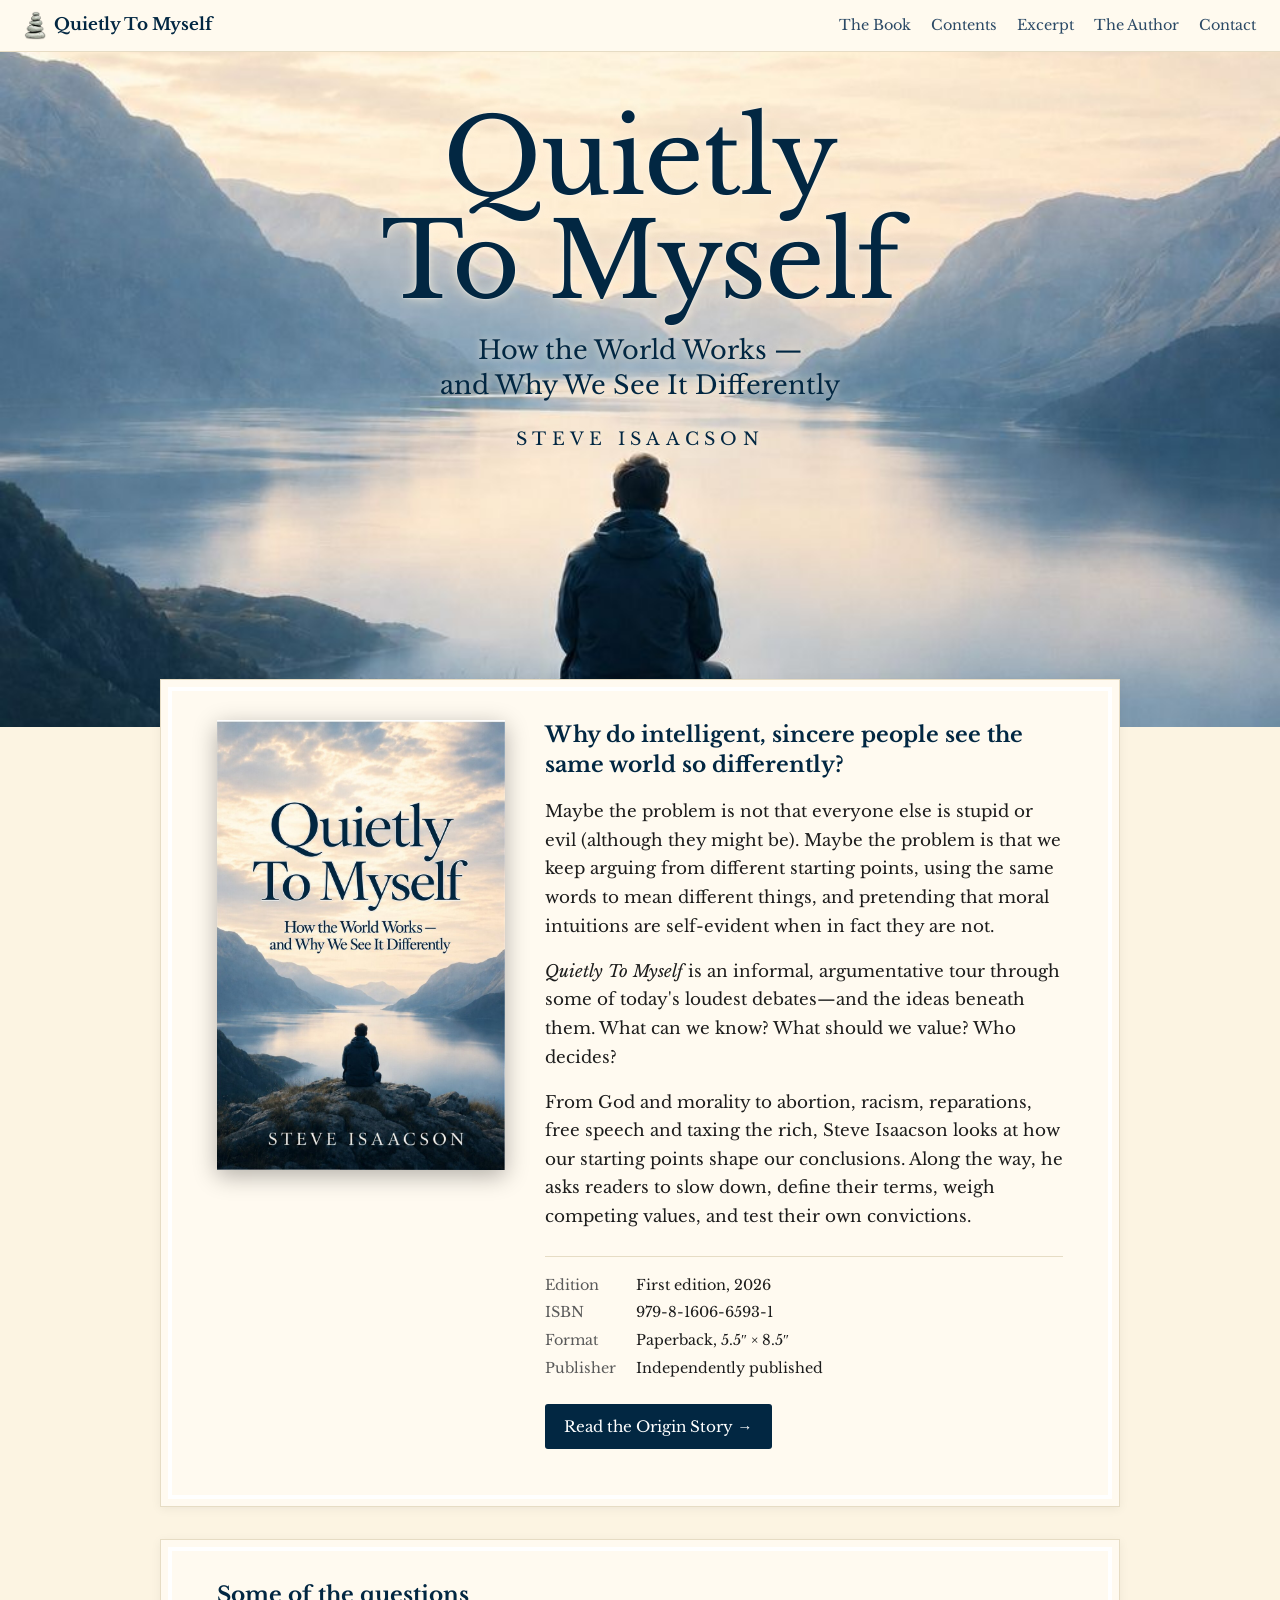
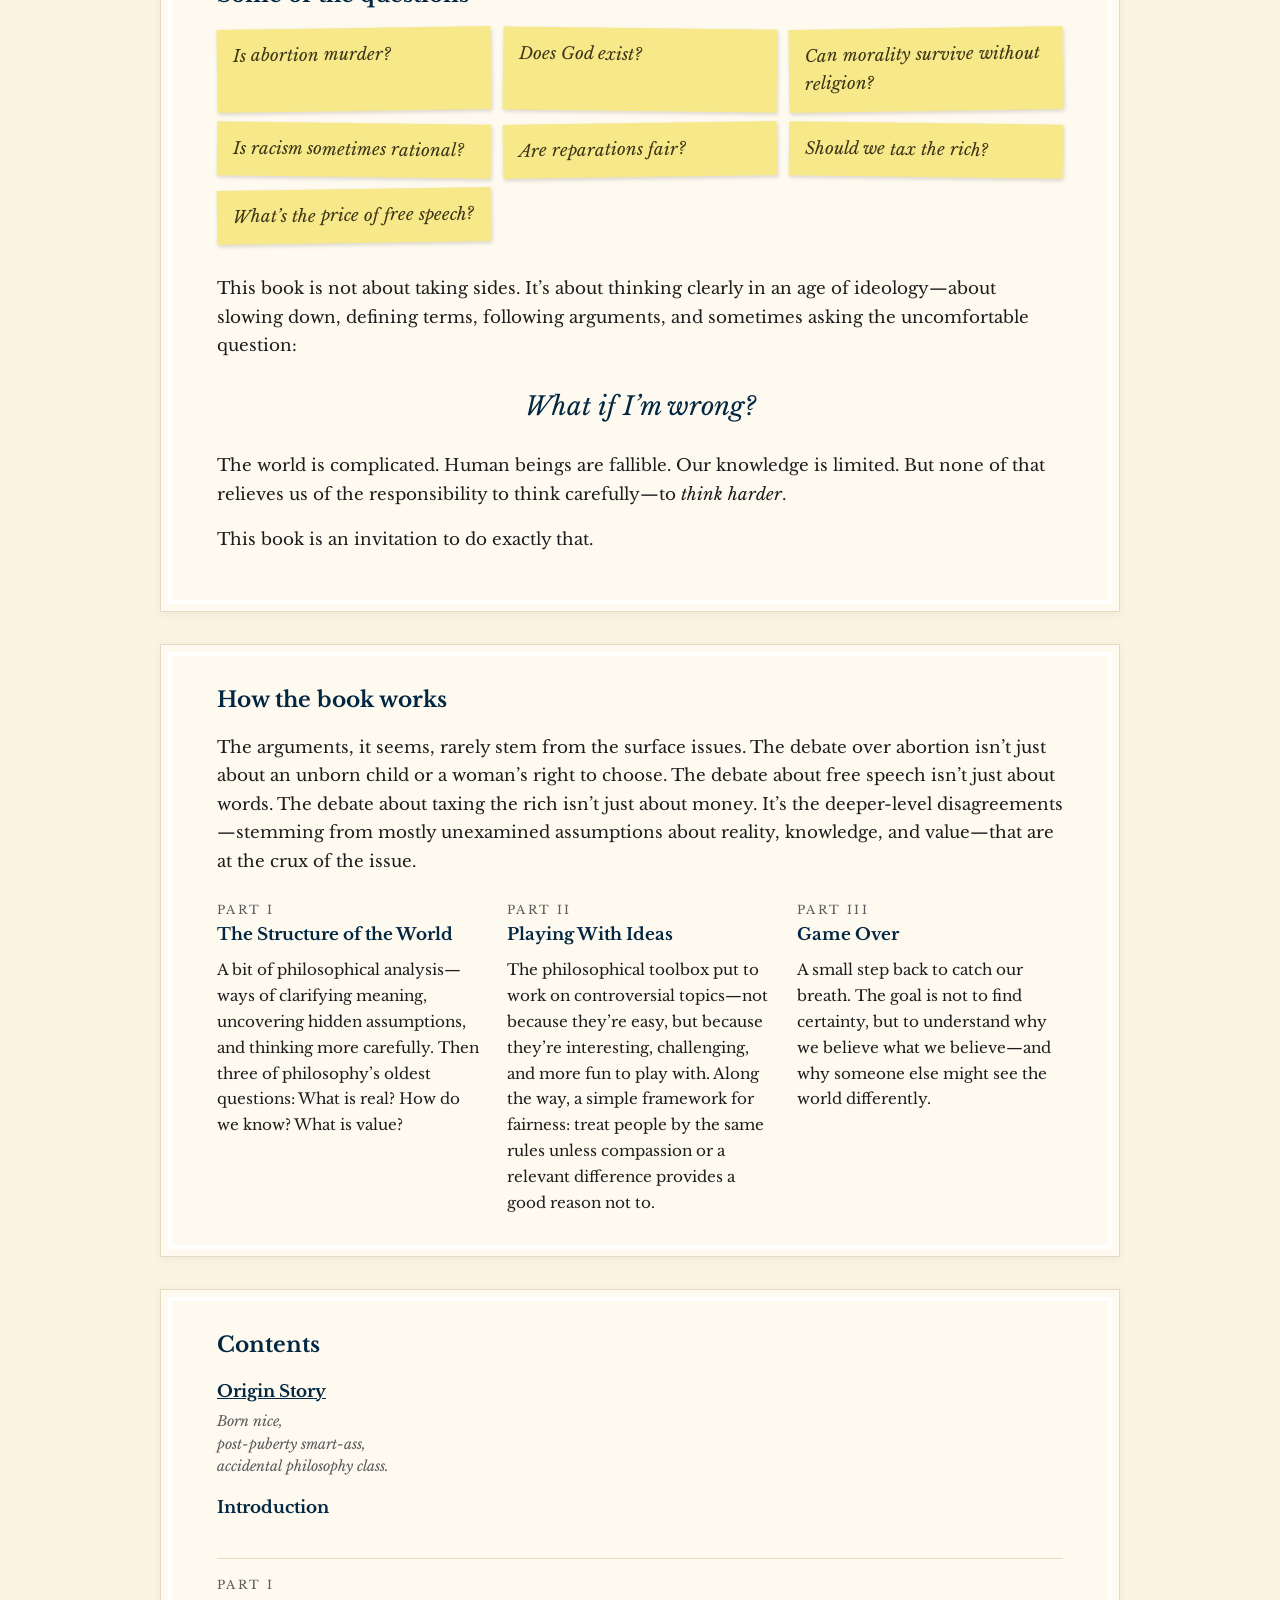
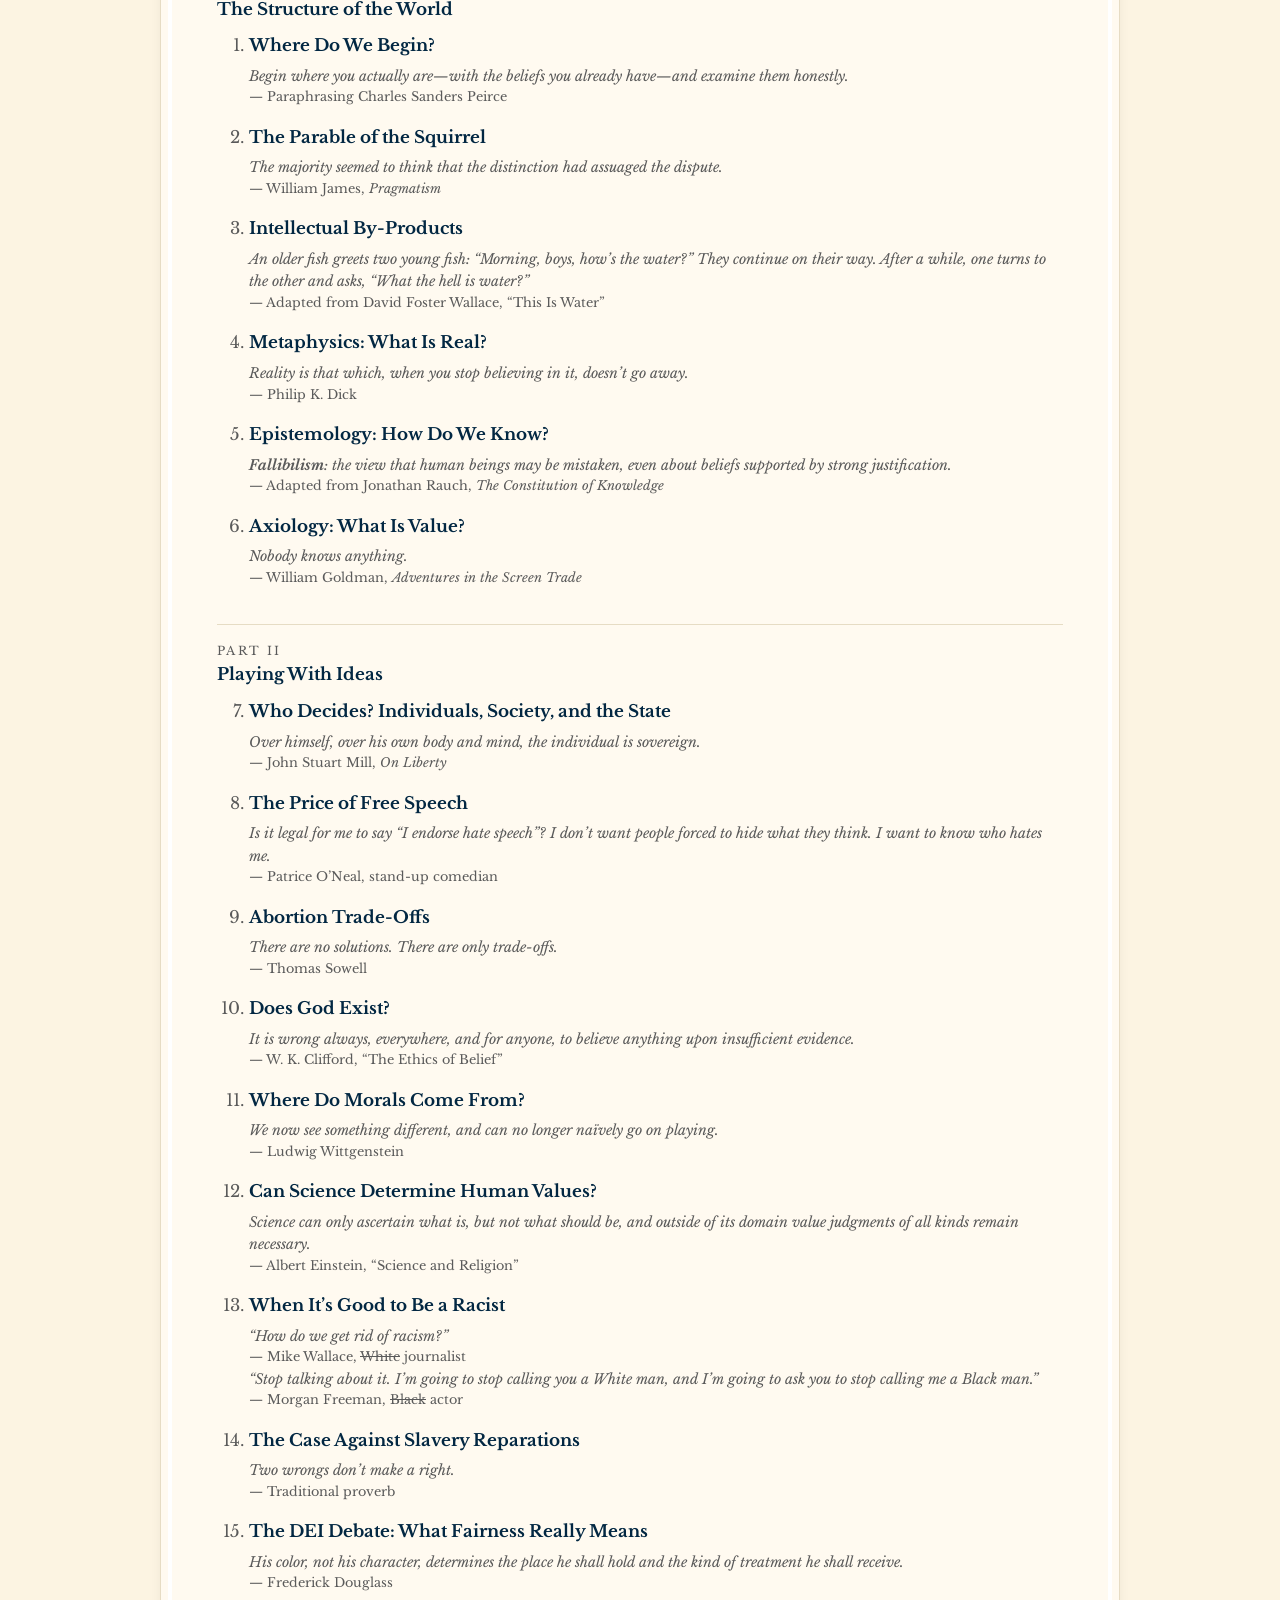
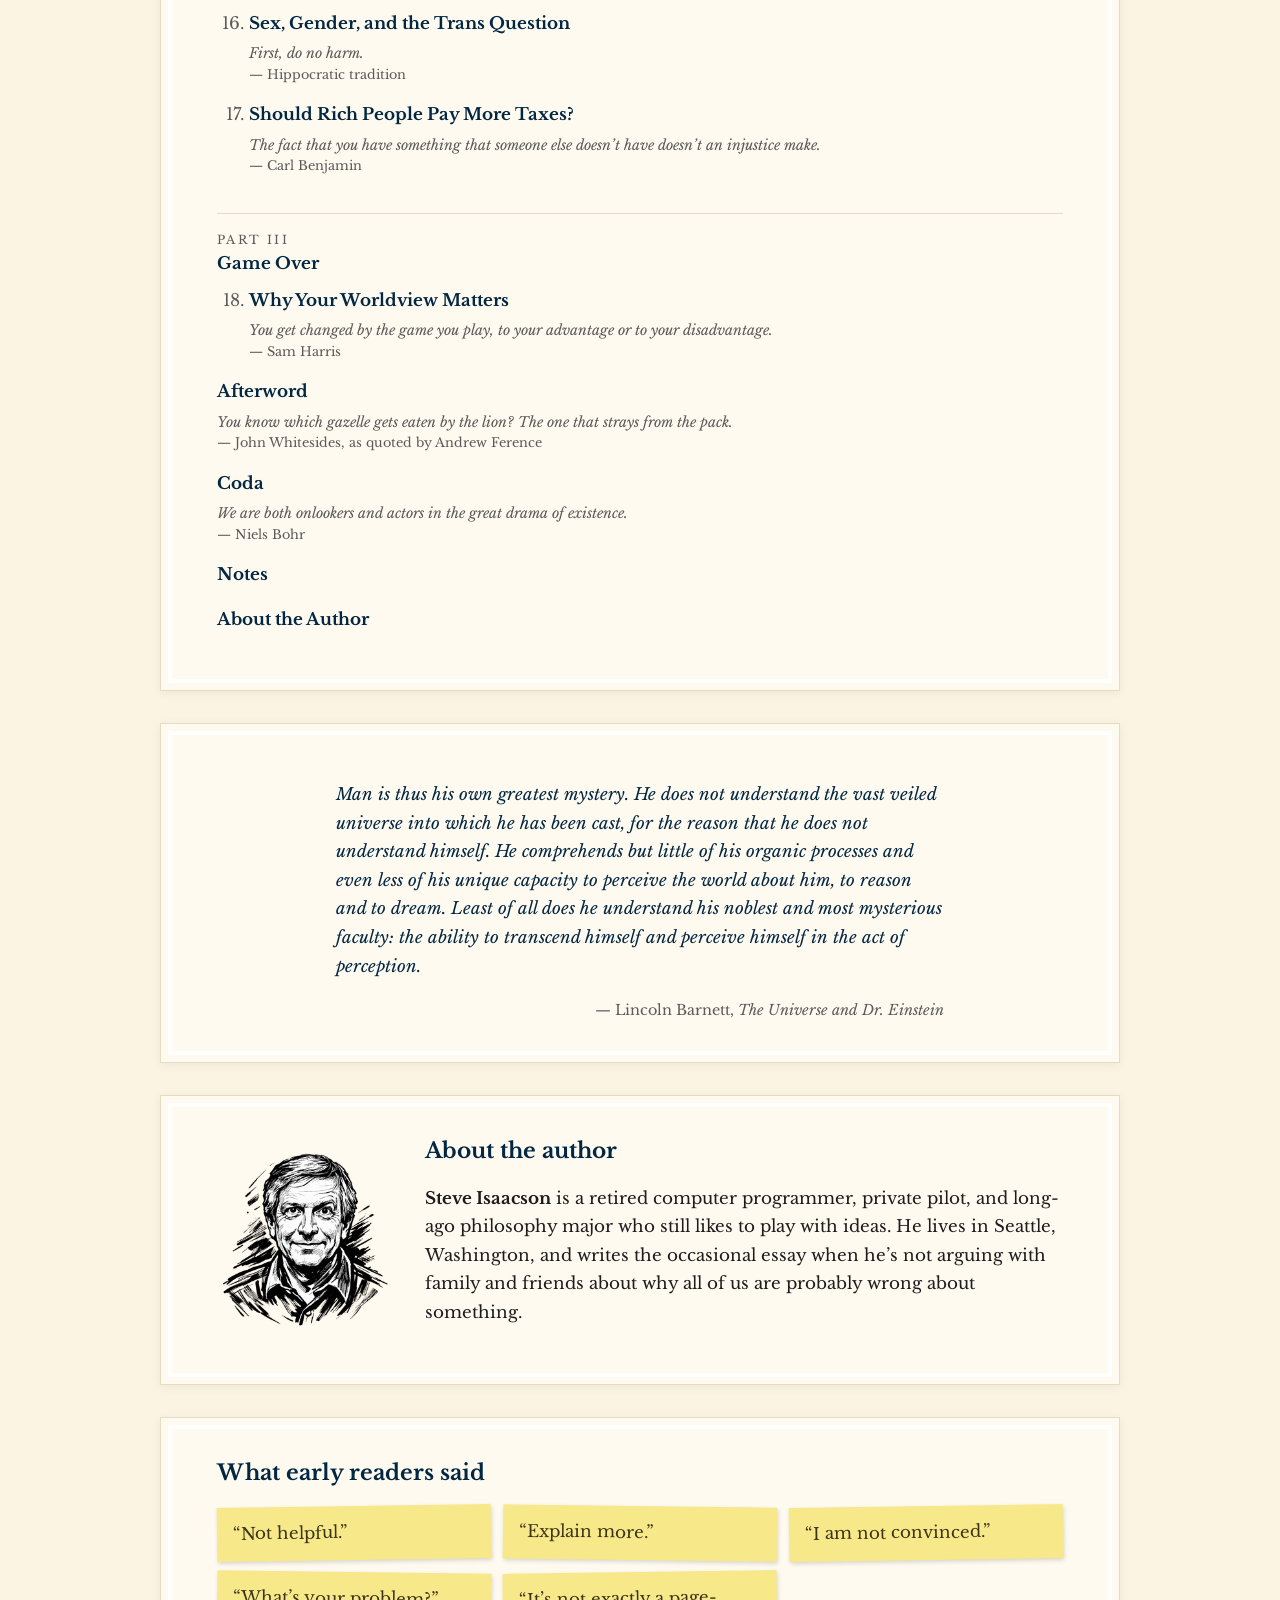
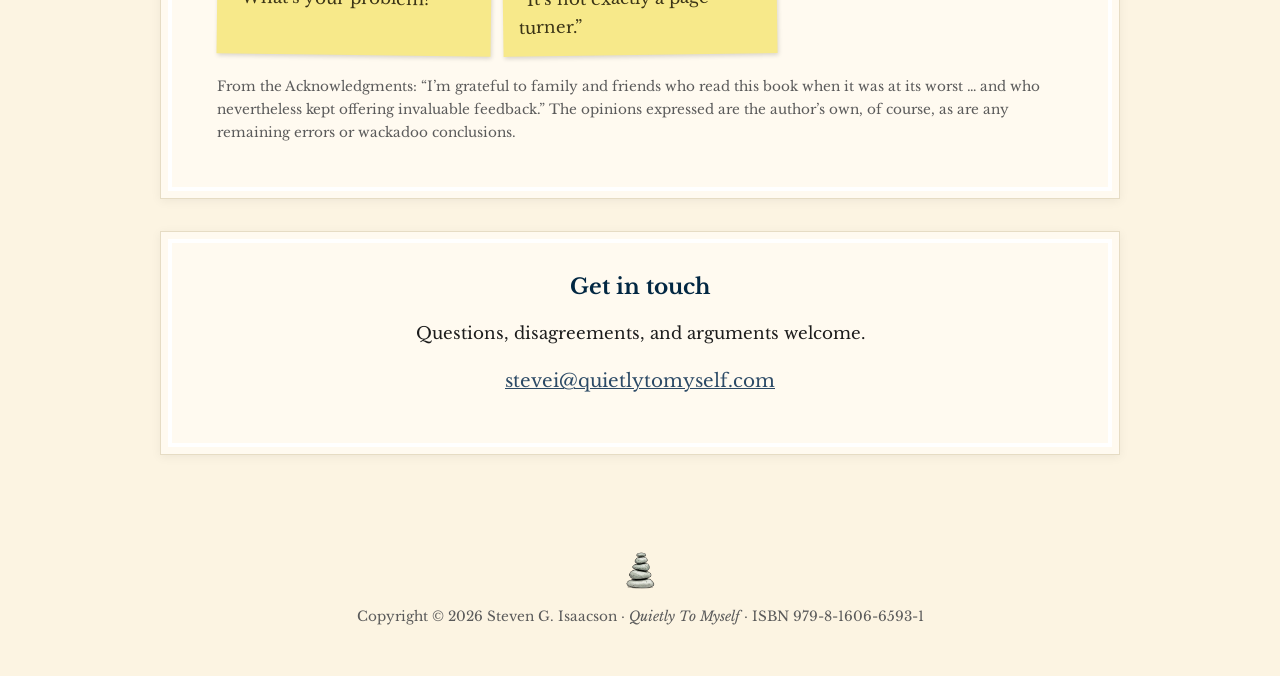
<file: index.html>
<!DOCTYPE html>
<html lang="en">
<head>
  <meta charset="utf-8">
  <meta name="viewport" content="width=device-width, initial-scale=1">
  <title>Quietly To Myself — Steve Isaacson</title>
  <meta name="description" content="Quietly To Myself: How the World Works — and Why We See It Differently. An informal, argumentative tour through some of today's loudest debates, by Steve Isaacson.">
  <meta property="og:title" content="Quietly To Myself">
  <meta property="og:description" content="How the World Works — and Why We See It Differently. A book by Steve Isaacson.">
  <meta property="og:image" content="https://quietlytomyself.com/images/cover-front.jpg">
  <meta property="og:url" content="https://quietlytomyself.com/">
  <link rel="icon" type="image/png" href="images/favicon.png">
  <link rel="preconnect" href="https://fonts.googleapis.com">
  <link rel="preconnect" href="https://fonts.gstatic.com" crossorigin>
  <link href="https://fonts.googleapis.com/css2?family=Libre+Baskerville:ital,wght@0,400;0,700;1,400&display=swap" rel="stylesheet">
  <link rel="stylesheet" href="style.css">
</head>
<body>

  <header class="site-header">
    <a class="brand" href="index.html#top"><img src="images/stones.png" alt="" width="22" height="29"> Quietly To Myself</a>
    <nav>
      <a href="#about">The Book</a>
      <a href="#contents">Contents</a>
      <a href="excerpt.html">Excerpt</a>
      <a href="#author">The Author</a>
      <a href="#contact">Contact</a>
    </nav>
  </header>

  <section class="hero" id="top">
    <div class="hero-text">
      <h1>Quietly<br>To Myself</h1>
      <p class="subtitle">How the World Works —<br>and Why We See It Differently</p>
      <p class="byline">Steve Isaacson</p>
    </div>
  </section>

  <main>

    <section class="card intro" id="about">
      <a class="cover" href="images/cover-full.jpg">
        <img src="images/cover-front.jpg" alt="Front cover of Quietly To Myself by Steve Isaacson" width="576" height="900">
      </a>
      <div class="blurb">
        <h2>Why do intelligent, sincere people see the same world so differently?</h2>
        <p>Maybe the problem is not that everyone else is stupid or evil (although they might be). Maybe the problem is that we keep arguing from different starting points, using the same words to mean different things, and pretending that moral intuitions are self-evident when in fact they are not.</p>
        <p><cite>Quietly To Myself</cite> is an informal, argumentative tour through some of today's loudest debates—and the ideas beneath them. What can we know? What should we value? Who decides?</p>
        <p>From God and morality to abortion, racism, reparations, free speech and taxing the rich, Steve Isaacson looks at how our starting points shape our conclusions. Along the way, he asks readers to slow down, define their terms, weigh competing values, and test their own convictions.</p>
        <dl class="details">
          <dt>Edition</dt><dd>First edition, 2026</dd>
          <dt>ISBN</dt><dd>979-8-1606-6593-1</dd>
          <dt>Format</dt><dd>Paperback, 5.5&Prime; &times; 8.5&Prime;</dd>
          <dt>Publisher</dt><dd>Independently published</dd>
        </dl>
        <p><a class="button" href="excerpt.html">Read the Origin Story &rarr;</a></p>
      </div>
    </section>

    <section class="card" id="questions">
      <h2>Some of the questions</h2>
      <ul class="questions">
        <li>Is abortion murder?</li>
        <li>Does God exist?</li>
        <li>Can morality survive without religion?</li>
        <li>Is racism sometimes rational?</li>
        <li>Are reparations fair?</li>
        <li>Should we tax the rich?</li>
        <li>What’s the price of free speech?</li>
      </ul>
      <p>This book is not about taking sides. It’s about thinking clearly in an age of ideology—about slowing down, defining terms, following arguments, and sometimes asking the uncomfortable question:</p>
      <p class="pull">What if I’m wrong?</p>
      <p>The world is complicated. Human beings are fallible. Our knowledge is limited. But none of that relieves us of the responsibility to think carefully—to <em>think harder</em>.</p>
      <p>This book is an invitation to do exactly that.</p>
    </section>

    <section class="card how" id="how">
      <h2>How the book works</h2>
      <p>The arguments, it seems, rarely stem from the surface issues. The debate over abortion isn’t just about an unborn child or a woman’s right to choose. The debate about free speech isn’t just about words. The debate about taxing the rich isn’t just about money. It’s the deeper-level disagreements—stemming from mostly unexamined assumptions about reality, knowledge, and value—that are at the crux of the issue.</p>
      <div class="parts">
        <div>
          <h3><span>Part I</span> The Structure of the World</h3>
          <p>A bit of philosophical analysis—ways of clarifying meaning, uncovering hidden assumptions, and thinking more carefully. Then three of philosophy’s oldest questions: What is real? How do we know? What is value?</p>
        </div>
        <div>
          <h3><span>Part II</span> Playing With Ideas</h3>
          <p>The philosophical toolbox put to work on controversial topics—not because they’re easy, but because they’re interesting, challenging, and more fun to play with. Along the way, a simple framework for fairness: treat people by the same rules unless compassion or a relevant difference provides a good reason not to.</p>
        </div>
        <div>
          <h3><span>Part III</span> Game Over</h3>
          <p>A small step back to catch our breath. The goal is not to find certainty, but to understand why we believe what we believe—and why someone else might see the world differently.</p>
        </div>
      </div>
    </section>

    <section class="card" id="contents">
      <h2>Contents</h2>

      <ol class="toc front">
        <li><a href="excerpt.html">Origin Story</a>
          <blockquote>Born nice,<br>post-puberty smart-ass,<br>accidental philosophy class.</blockquote>
        </li>
        <li>Introduction</li>
      </ol>

      <h3 class="part"><span>Part I</span> The Structure of the World</h3>
      <ol class="toc" start="1">
        <li>Where Do We Begin?
          <blockquote>Begin where you actually are—with the beliefs you already have—and examine them honestly. <cite>Paraphrasing Charles Sanders Peirce</cite></blockquote></li>
        <li>The Parable of the Squirrel
          <blockquote>The majority seemed to think that the distinction had assuaged the dispute. <cite>William James, <i>Pragmatism</i></cite></blockquote></li>
        <li>Intellectual By-Products
          <blockquote>An older fish greets two young fish: “Morning, boys, how’s the water?” They continue on their way. After a while, one turns to the other and asks, “What the hell is water?” <cite>Adapted from David Foster Wallace, “This Is Water”</cite></blockquote></li>
        <li>Metaphysics: What Is Real?
          <blockquote>Reality is that which, when you stop believing in it, doesn’t go away. <cite>Philip K. Dick</cite></blockquote></li>
        <li>Epistemology: How Do We Know?
          <blockquote><b>Fallibilism</b>: the view that human beings may be mistaken, even about beliefs supported by strong justification. <cite>Adapted from Jonathan Rauch, <i>The Constitution of Knowledge</i></cite></blockquote></li>
        <li>Axiology: What Is Value?
          <blockquote>Nobody knows anything. <cite>William Goldman, <i>Adventures in the Screen Trade</i></cite></blockquote></li>
      </ol>

      <h3 class="part"><span>Part II</span> Playing With Ideas</h3>
      <ol class="toc" start="7">
        <li>Who Decides? Individuals, Society, and the State
          <blockquote>Over himself, over his own body and mind, the individual is sovereign. <cite>John Stuart Mill, <i>On Liberty</i></cite></blockquote></li>
        <li>The Price of Free Speech
          <blockquote>Is it legal for me to say “I <i>endorse</i> hate speech”? I don’t want people forced to hide what they think. I want to know who hates me. <cite>Patrice O’Neal, stand-up comedian</cite></blockquote></li>
        <li>Abortion Trade-Offs
          <blockquote>There are no solutions. There are only trade-offs. <cite>Thomas Sowell</cite></blockquote></li>
        <li>Does God Exist?
          <blockquote>It is wrong always, everywhere, and for anyone, to believe anything upon insufficient evidence. <cite>W. K. Clifford, “The Ethics of Belief”</cite></blockquote></li>
        <li>Where Do Morals Come From?
          <blockquote>We now see something different, and can no longer naïvely go on playing. <cite>Ludwig Wittgenstein</cite></blockquote></li>
        <li>Can Science Determine Human Values?
          <blockquote>Science can only ascertain what is, but not what should be, and outside of its domain value judgments of all kinds remain necessary. <cite>Albert Einstein, “Science and Religion”</cite></blockquote></li>
        <li>When It’s Good to Be a Racist
          <blockquote>“How do we get rid of racism?” <cite>Mike Wallace, <s>White</s> journalist</cite> “Stop talking about it. I’m going to stop calling you a White man, and I’m going to ask you to stop calling me a Black man.” <cite>Morgan Freeman, <s>Black</s> actor</cite></blockquote></li>
        <li>The Case Against Slavery Reparations
          <blockquote>Two wrongs don’t make a right. <cite>Traditional proverb</cite></blockquote></li>
        <li>The DEI Debate: What Fairness Really Means
          <blockquote>His color, not his character, determines the place he shall hold and the kind of treatment he shall receive. <cite>Frederick Douglass</cite></blockquote></li>
        <li>Sex, Gender, and the Trans Question
          <blockquote>First, do no harm. <cite>Hippocratic tradition</cite></blockquote></li>
        <li>Should Rich People Pay More Taxes?
          <blockquote>The fact that you have something that someone else doesn’t have doesn’t an injustice make. <cite>Carl Benjamin</cite></blockquote></li>
      </ol>

      <h3 class="part"><span>Part III</span> Game Over</h3>
      <ol class="toc" start="18">
        <li>Why Your Worldview Matters
          <blockquote>You get changed by the game you play, to your advantage or to your disadvantage. <cite>Sam Harris</cite></blockquote></li>
      </ol>
      <ol class="toc front">
        <li>Afterword
          <blockquote>You know which gazelle gets eaten by the lion? The one that strays from the pack. <cite>John Whitesides, as quoted by Andrew Ference</cite></blockquote></li>
        <li>Coda
          <blockquote>We are both onlookers and actors in the great drama of existence. <cite>Niels Bohr</cite></blockquote></li>
        <li>Notes</li>
        <li>About the Author</li>
      </ol>
    </section>

    <section class="card epigraph">
      <blockquote>
        <p>Man is thus his own greatest mystery. He does not understand the vast veiled universe into which he has been cast, for the reason that he does not understand himself. He comprehends but little of his organic processes and even less of his unique capacity to perceive the world about him, to reason and to dream. Least of all does he understand his noblest and most mysterious faculty: the ability to transcend himself and perceive himself in the act of perception.</p>
        <footer>Lincoln Barnett, <cite>The Universe and Dr. Einstein</cite></footer>
      </blockquote>
    </section>

    <section class="card author" id="author">
      <img src="images/author.png" alt="Sketch of Steve Isaacson" width="200" height="200">
      <div>
        <h2>About the author</h2>
        <p><strong>Steve Isaacson</strong> is a retired computer programmer, private pilot, and long-ago philosophy major who still likes to play with ideas. He lives in Seattle, Washington, and writes the occasional essay when he’s not arguing with family and friends about why all of us are probably wrong about something.</p>
      </div>
    </section>

    <section class="card readers">
      <h2>What early readers said</h2>
      <ul class="questions feedback">
        <li>“Not helpful.”</li>
        <li>“Explain more.”</li>
        <li>“I am not convinced.”</li>
        <li>“What’s your problem?”</li>
        <li>“It’s not exactly a page-turner.”</li>
      </ul>
      <p class="small">From the Acknowledgments: “I’m grateful to family and friends who read this book when it was at its worst … and who nevertheless kept offering invaluable feedback.” The opinions expressed are the author’s own, of course, as are any remaining errors or wackadoo conclusions.</p>
    </section>

    <section class="card contact" id="contact">
      <h2>Get in touch</h2>
      <p>Questions, disagreements, and arguments welcome.</p>
      <p><a class="email" href="mailto:stevei@quietlytomyself.com">stevei@quietlytomyself.com</a></p>
    </section>

  </main>

  <footer class="site-footer">
    <img src="images/stones.png" alt="" width="30" height="39">
    <p>Copyright &copy; 2026 Steven G. Isaacson &middot; <cite>Quietly To Myself</cite> &middot; ISBN 979-8-1606-6593-1</p>
  </footer>

</body>
</html>
</file>
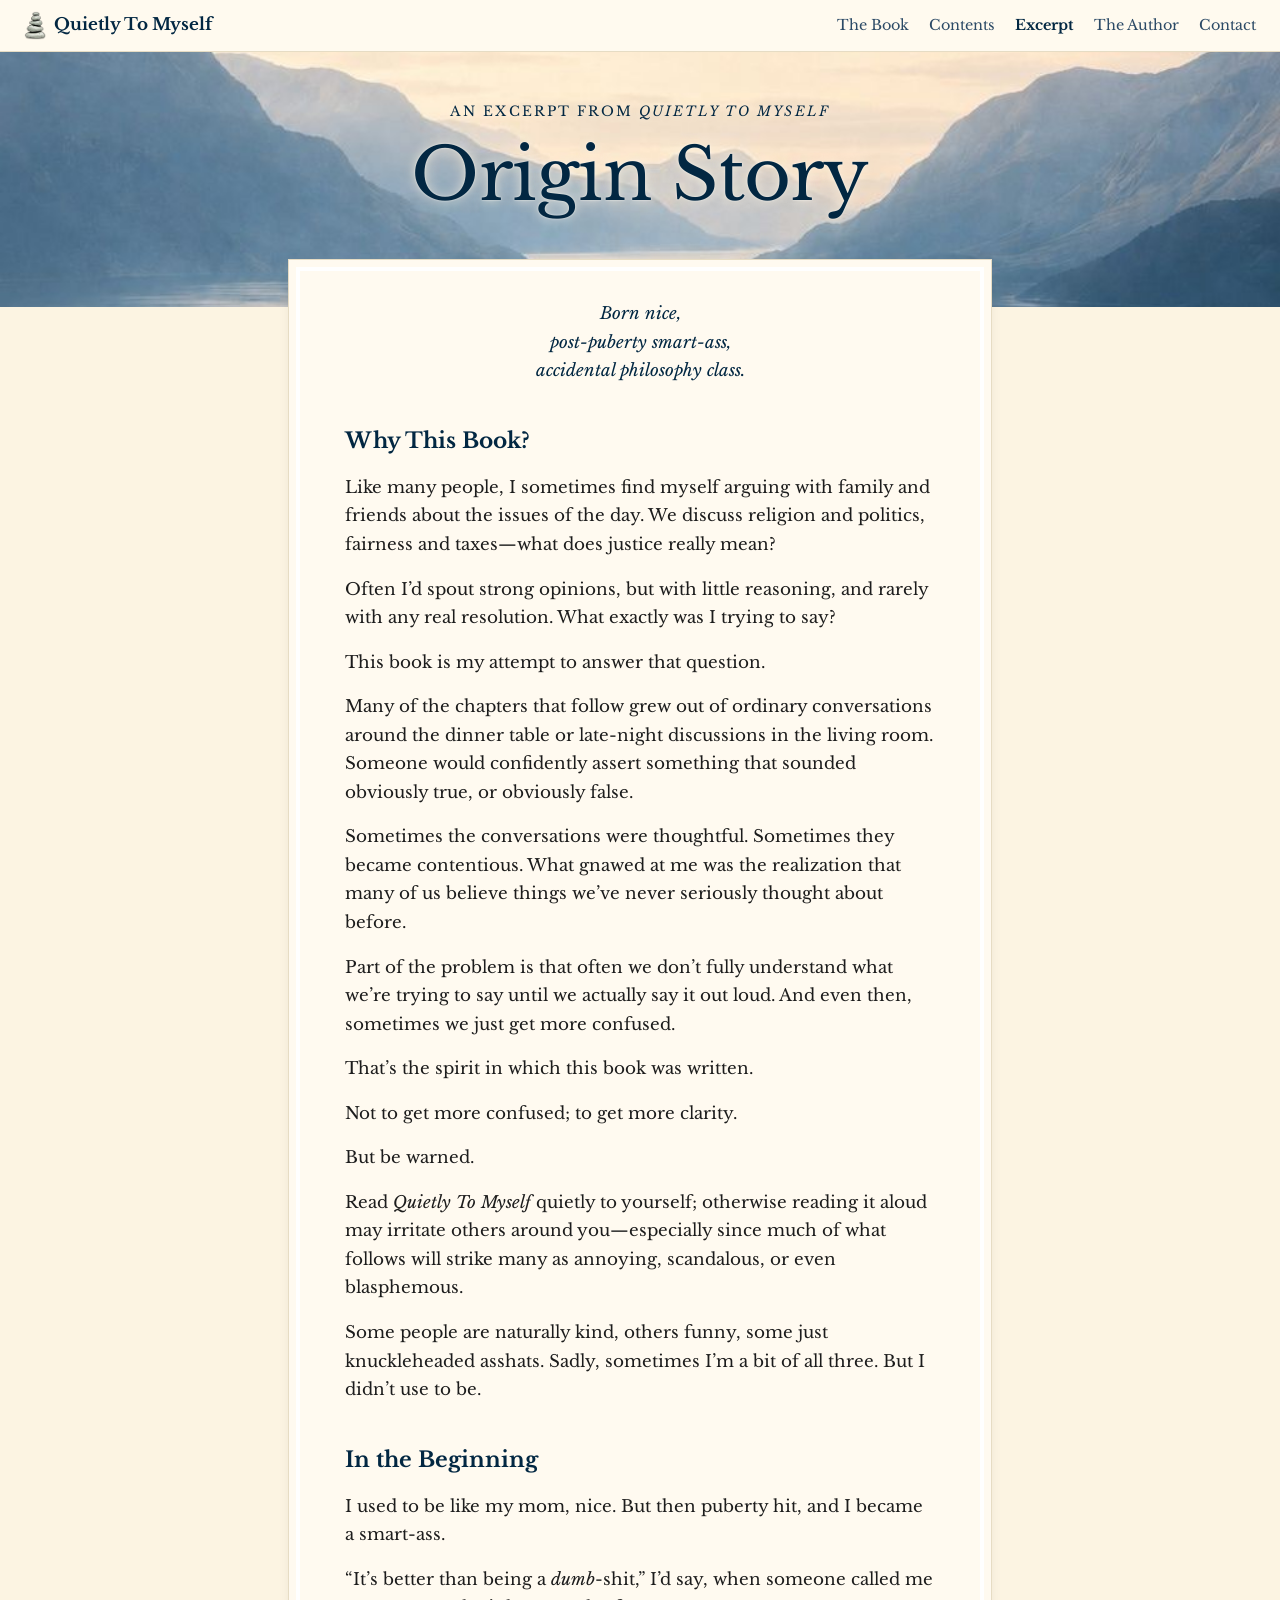
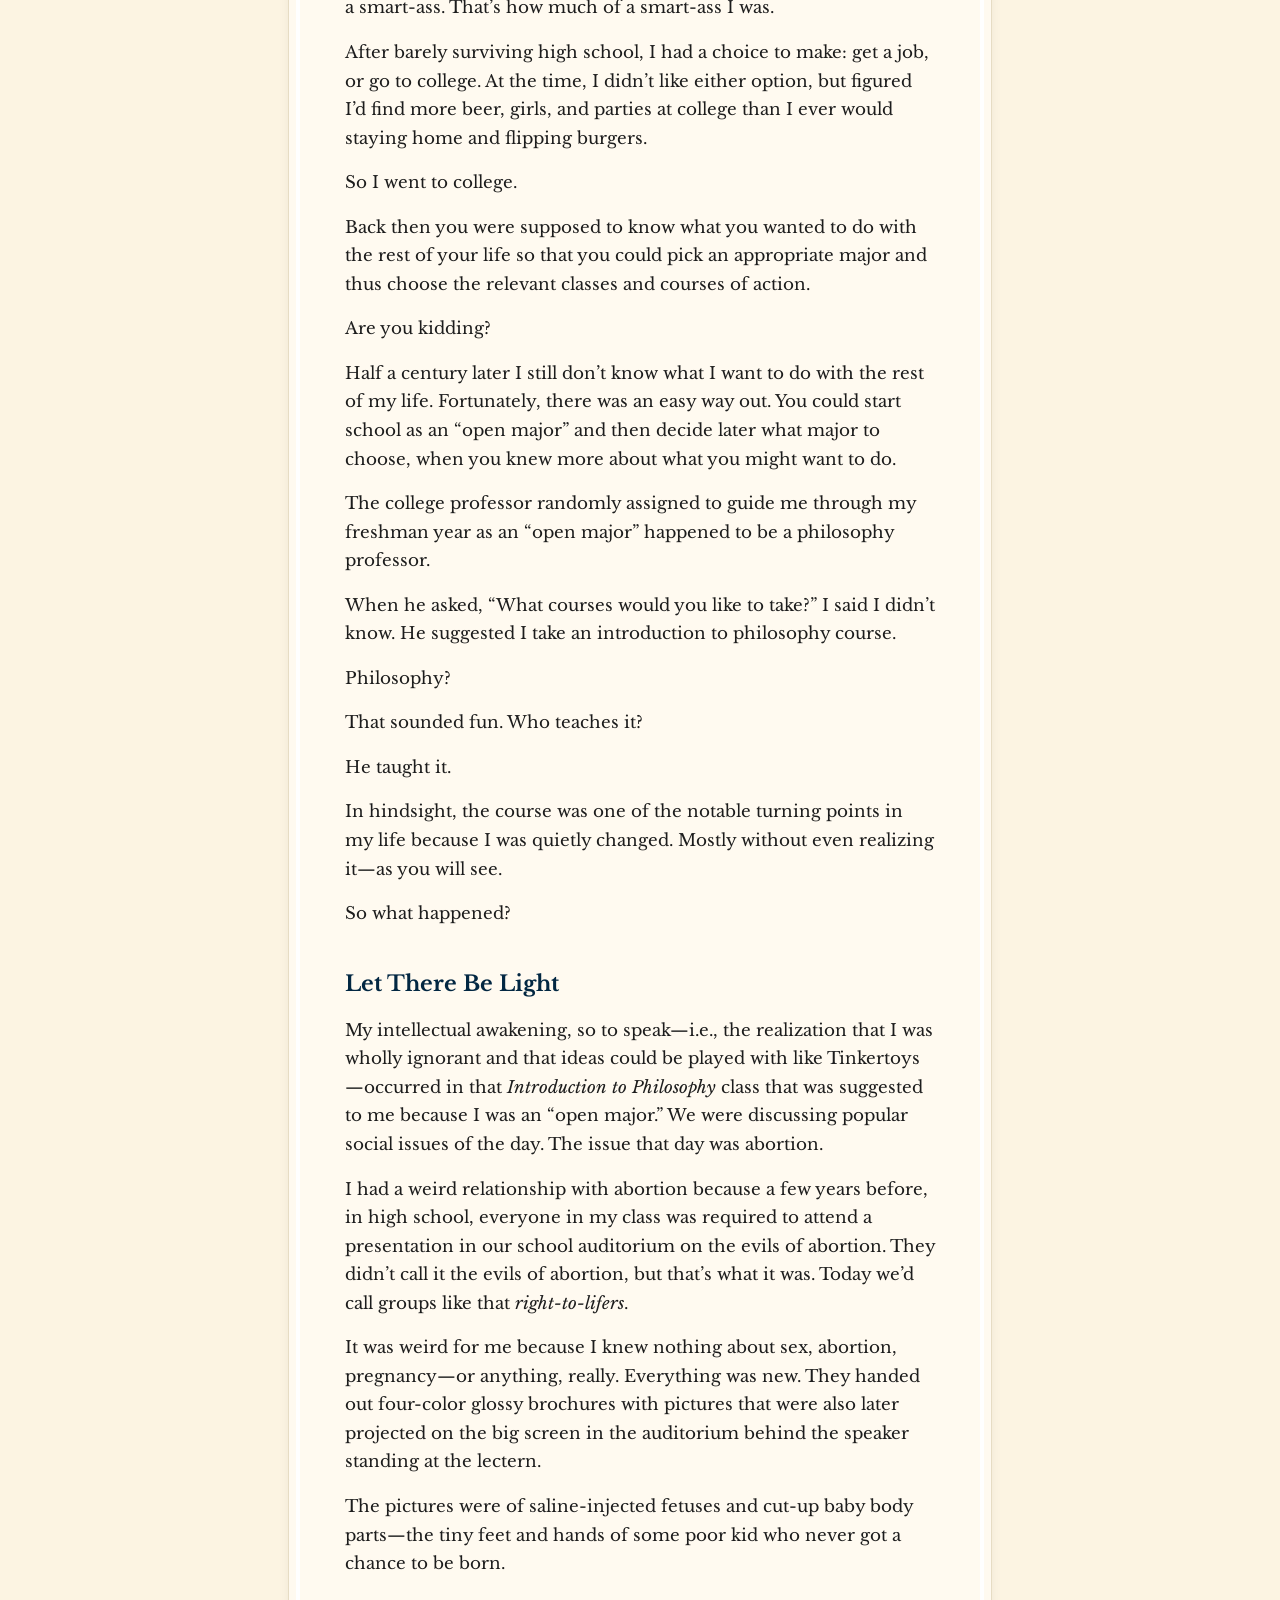
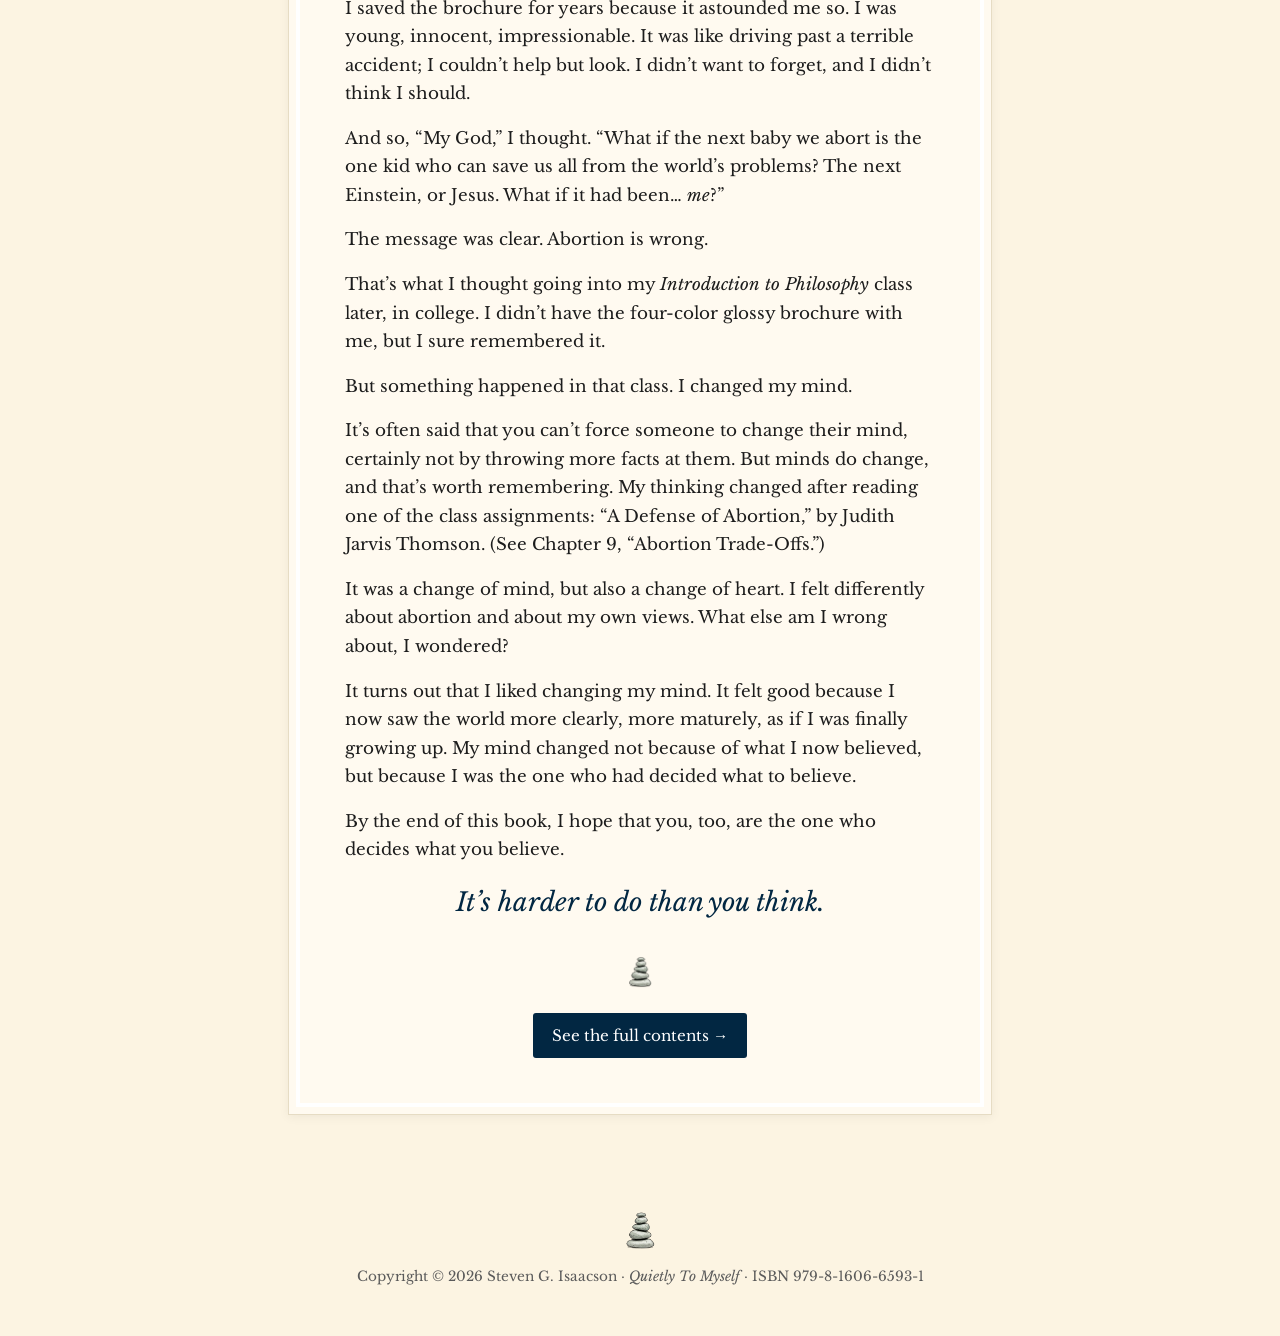
<file: excerpt.html>
<!DOCTYPE html>
<html lang="en">
<head>
  <meta charset="utf-8">
  <meta name="viewport" content="width=device-width, initial-scale=1">
  <title>Origin Story — Quietly To Myself</title>
  <meta name="description" content="Read the Origin Story from Quietly To Myself by Steve Isaacson.">
  <meta property="og:title" content="Origin Story — Quietly To Myself">
  <meta property="og:image" content="https://quietlytomyself.com/images/cover-front.jpg">
  <link rel="icon" type="image/png" href="images/favicon.png">
  <link rel="preconnect" href="https://fonts.googleapis.com">
  <link rel="preconnect" href="https://fonts.gstatic.com" crossorigin>
  <link href="https://fonts.googleapis.com/css2?family=Libre+Baskerville:ital,wght@0,400;0,700;1,400&display=swap" rel="stylesheet">
  <link rel="stylesheet" href="style.css">
</head>
<body>

  <header class="site-header">
    <a class="brand" href="index.html"><img src="images/stones.png" alt="" width="22" height="29"> Quietly To Myself</a>
    <nav>
      <a href="index.html#about">The Book</a>
      <a href="index.html#contents">Contents</a>
      <a href="excerpt.html" aria-current="page">Excerpt</a>
      <a href="index.html#author">The Author</a>
      <a href="index.html#contact">Contact</a>
    </nav>
  </header>

  <section class="hero hero-short">
    <div class="hero-text">
      <p class="byline">An excerpt from <cite>Quietly To Myself</cite></p>
      <h1>Origin Story</h1>
    </div>
  </section>

  <main>
    <article class="card chapter">

      <blockquote class="chapter-epigraph">Born nice,<br>post-puberty smart-ass,<br>accidental philosophy class.</blockquote>

      <h2>Why This Book?</h2>

      <p>Like many people, I sometimes find myself arguing with family and friends about the issues of the day. We discuss religion and politics, fairness and taxes—what does justice really mean?</p>
      <p>Often I’d spout strong opinions, but with little reasoning, and rarely with any real resolution. What exactly was I trying to say?</p>
      <p>This book is my attempt to answer that question.</p>
      <p>Many of the chapters that follow grew out of ordinary conversations around the dinner table or late-night discussions in the living room. Someone would confidently assert something that sounded obviously true, or obviously false.</p>
      <p>Sometimes the conversations were thoughtful. Sometimes they became contentious. What gnawed at me was the realization that many of us believe things we’ve never seriously thought about before.</p>
      <p>Part of the problem is that often we don’t fully understand what we’re trying to say until we actually say it out loud. And even then, sometimes we just get more confused.</p>
      <p>That’s the spirit in which this book was written.</p>
      <p>Not to get more confused; to get more clarity.</p>
      <p>But be warned.</p>
      <p>Read <cite>Quietly To Myself</cite> quietly to yourself; otherwise reading it aloud may irritate others around you—especially since much of what follows will strike many as annoying, scandalous, or even blasphemous.</p>
      <p>Some people are naturally kind, others funny, some just knuckleheaded asshats. Sadly, sometimes I’m a bit of all three. But I didn’t use to be.</p>

      <h2>In the Beginning</h2>

      <p>I used to be like my mom, nice. But then puberty hit, and I became a smart-ass.</p>
      <p>“It’s better than being a <i>dumb</i>-shit,” I’d say, when someone called me a smart-ass. That’s how much of a smart-ass I was.</p>
      <p>After barely surviving high school, I had a choice to make: get a job, or go to college. At the time, I didn’t like either option, but figured I’d find more beer, girls, and parties at college than I ever would staying home and flipping burgers.</p>
      <p>So I went to college.</p>
      <p>Back then you were supposed to know what you wanted to do with the rest of your life so that you could pick an appropriate major and thus choose the relevant classes and courses of action.</p>
      <p>Are you kidding?</p>
      <p>Half a century later I still don’t know what I want to do with the rest of my life. Fortunately, there was an easy way out. You could start school as an “open major” and then decide later what major to choose, when you knew more about what you might want to do.</p>
      <p>The college professor randomly assigned to guide me through my freshman year as an “open major” happened to be a philosophy professor.</p>
      <p>When he asked, “What courses would you like to take?” I said I didn’t know. He suggested I take an introduction to philosophy course.</p>
      <p>Philosophy?</p>
      <p>That sounded fun. Who teaches it?</p>
      <p>He taught it.</p>
      <p>In hindsight, the course was one of the notable turning points in my life because I was quietly changed. Mostly without even realizing it—as you will see.</p>
      <p>So what happened?</p>

      <h2>Let There Be Light</h2>

      <p>My intellectual awakening, so to speak—i.e., the realization that I was wholly ignorant and that ideas could be played with like Tinkertoys—occurred in that <i>Introduction to Philosophy</i> class that was suggested to me because I was an “open major.” We were discussing popular social issues of the day. The issue that day was abortion.</p>
      <p>I had a weird relationship with abortion because a few years before, in high school, everyone in my class was required to attend a presentation in our school auditorium on the evils of abortion. They didn’t call it the evils of abortion, but that’s what it was. Today we’d call groups like that <i>right-to-lifers</i>.</p>
      <p>It was weird for me because I knew nothing about sex, abortion, pregnancy—or anything, really. Everything was new. They handed out four-color glossy brochures with pictures that were also later projected on the big screen in the auditorium behind the speaker standing at the lectern.</p>
      <p>The pictures were of saline-injected fetuses and cut-up baby body parts—the tiny feet and hands of some poor kid who never got a chance to be born.</p>
      <p>I saved the brochure for years because it astounded me so. I was young, innocent, impressionable. It was like driving past a terrible accident; I couldn’t help but look. I didn’t want to forget, and I didn’t think I should.</p>
      <p>And so, “My God,” I thought. “What if the next baby we abort is the one kid who can save us all from the world’s problems? The next Einstein, or Jesus. What if it had been… <i>me</i>?”</p>
      <p>The message was clear. Abortion is wrong.</p>
      <p>That’s what I thought going into my <i>Introduction to Philosophy</i> class later, in college. I didn’t have the four-color glossy brochure with me, but I sure remembered it.</p>
      <p>But something happened in that class. I changed my mind.</p>
      <p>It’s often said that you can’t force someone to change their mind, certainly not by throwing more facts at them. But minds do change, and that’s worth remembering. My thinking changed after reading one of the class assignments: “A Defense of Abortion,” by Judith Jarvis Thomson. (See Chapter 9, “Abortion Trade-Offs.”)</p>
      <p>It was a change of mind, but also a change of heart. I felt differently about abortion and about my own views. What else am I wrong about, I wondered?</p>
      <p>It turns out that I liked changing my mind. It felt good because I now saw the world more clearly, more maturely, as if I was finally growing up. My mind changed not because of what I now believed, but because I was the one who had decided what to believe.</p>
      <p>By the end of this book, I hope that you, too, are the one who decides what you believe.</p>
      <p class="pull">It’s harder to do than you think.</p>

      <p class="chapter-end"><img src="images/stones.png" alt="" width="24" height="31"></p>
      <p class="center"><a class="button" href="index.html#contents">See the full contents &rarr;</a></p>
    </article>
  </main>

  <footer class="site-footer">
    <img src="images/stones.png" alt="" width="30" height="39">
    <p>Copyright &copy; 2026 Steven G. Isaacson &middot; <cite>Quietly To Myself</cite> &middot; ISBN 979-8-1606-6593-1</p>
  </footer>

</body>
</html>
</file>
<file: style.css>
/* Quietly To Myself — colors taken from the book cover */
:root {
  --navy: #022742;
  --navy-soft: #2c4a66;
  --parchment: #fcf4e2;
  --paper: #fffaf0;
  --ink: #1c1c1c;
  --muted: #5a5a5a;
  --sticky: #f7e98a;
  --serif: "Libre Baskerville", Baskerville, Georgia, "Times New Roman", serif;
}

* { box-sizing: border-box; }

html { scroll-behavior: smooth; }

body {
  margin: 0;
  background: var(--parchment);
  color: var(--ink);
  font-family: var(--serif);
  font-size: 1.05rem;
  line-height: 1.7;
}

img { max-width: 100%; height: auto; }

a { color: var(--navy-soft); }
a:hover { color: var(--navy); }

/* ---------- Header ---------- */
.site-header {
  position: sticky;
  top: 0;
  z-index: 10;
  display: flex;
  flex-wrap: wrap;
  align-items: center;
  justify-content: space-between;
  gap: .5rem 1.5rem;
  padding: .7rem 1.5rem;
  background: rgba(255, 250, 240, .95);
  border-bottom: 1px solid #e6dcc4;
}
.brand {
  display: flex;
  align-items: center;
  gap: .5rem;
  color: var(--navy);
  font-weight: 700;
  text-decoration: none;
}
.site-header nav { display: flex; flex-wrap: wrap; gap: .25rem 1.25rem; }
.site-header nav a {
  color: var(--navy-soft);
  text-decoration: none;
  font-size: .9rem;
}
.site-header nav a:hover { text-decoration: underline; }

/* ---------- Hero ---------- */
.hero {
  min-height: clamp(26rem, 75vh, 44rem);
  display: flex;
  align-items: flex-start;
  justify-content: center;
  padding: 6vh 1rem 4rem;
  background: url("images/landscape.jpg") center 10% / cover no-repeat, #c9d3dc;
  text-align: center;
}
.hero h1 {
  margin: 0;
  color: var(--navy);
  font-size: clamp(3rem, 10vw, 6.5rem);
  font-weight: 400;
  line-height: 1;
  letter-spacing: -.01em;
  text-shadow: 0 0 12px rgba(255, 245, 225, .8), 0 0 2px rgba(255, 255, 255, .9);
}
.hero .subtitle {
  margin: 1.2rem 0 0;
  color: var(--navy);
  font-size: clamp(1.1rem, 2.6vw, 1.6rem);
  line-height: 1.35;
  text-shadow: 0 0 8px rgba(255, 245, 225, .9);
}
.hero .byline {
  margin: 1.4rem 0 0;
  color: var(--navy);
  font-size: clamp(.9rem, 1.8vw, 1.1rem);
  letter-spacing: .3em;
  text-transform: uppercase;
  text-shadow: 0 0 8px rgba(255, 245, 225, .9);
}

/* ---------- Content cards (like the back cover's white frame) ---------- */
main {
  max-width: 62rem;
  margin: -3rem auto 0;
  padding: 0 1rem 3rem;
  position: relative;
}
.card {
  background: var(--paper);
  border: 1px solid #e6dcc4;
  outline: 4px solid #fff;
  outline-offset: -12px;
  padding: 2.5rem clamp(1.25rem, 5vw, 3.5rem);
  margin-bottom: 2rem;
  box-shadow: 0 2px 10px rgba(0, 0, 0, .06);
}
.card h2 {
  margin-top: 0;
  color: var(--navy);
  font-size: 1.35rem;
  line-height: 1.4;
}

/* Intro: cover + blurb */
.intro {
  display: grid;
  grid-template-columns: minmax(0, 18rem) 1fr;
  gap: 2.5rem;
  align-items: start;
}
.cover { position: relative; display: block; }
.cover img {
  display: block;
  box-shadow: 0 6px 22px rgba(0, 0, 0, .3);
}

/* Questions */
.questions {
  list-style: none;
  padding: 0;
  margin: 0 0 2rem;
  display: grid;
  grid-template-columns: repeat(auto-fill, minmax(15rem, 1fr));
  gap: .75rem;
}
.questions li {
  background: var(--sticky);
  padding: .8rem 1rem;
  font-style: italic;
  color: #3b3416;
  box-shadow: 1px 2px 4px rgba(0, 0, 0, .15);
}
.questions li:nth-child(odd)  { transform: rotate(-.8deg); }
.questions li:nth-child(even) { transform: rotate(.7deg); }
.pull {
  text-align: center;
  color: var(--navy);
  font-size: 1.6rem;
  font-style: italic;
  margin: 1.5rem 0;
}

/* Author */
.author {
  display: grid;
  grid-template-columns: 11rem 1fr;
  gap: 2rem;
  align-items: center;
}

/* Contact */
.contact { text-align: center; }
.email { font-size: 1.15rem; }

/* ---------- Footer ---------- */

.site-footer {
  text-align: center;
  padding: 1rem 1rem 3rem;
  color: var(--muted);
  font-size: .85rem;
}
.site-footer p { margin: .5rem 0 0; }

/* Book details */
.details {
  display: grid;
  grid-template-columns: auto 1fr;
  gap: .2rem 1.25rem;
  margin: 1.5rem 0;
  padding: 1rem 0 0;
  border-top: 1px solid #e6dcc4;
  font-size: .9rem;
}
.details dt { color: var(--muted); }
.details dd { margin: 0; }
.button {
  display: inline-block;
  padding: .6rem 1.2rem;
  background: var(--navy);
  color: #fff;
  text-decoration: none;
  border-radius: 3px;
  font-size: .95rem;
}
.button:hover { background: var(--navy-soft); color: #fff; }
.center { text-align: center; }
.small { font-size: .85rem; color: var(--muted); }

/* How the book works */
.parts {
  display: grid;
  grid-template-columns: repeat(auto-fit, minmax(14rem, 1fr));
  gap: 1.5rem;
  margin-top: 1.5rem;
}
.parts h3, .part {
  color: var(--navy);
  font-size: 1.05rem;
  margin: 0 0 .5rem;
}
.parts h3 span, .part span {
  display: block;
  font-size: .75rem;
  font-weight: 400;
  letter-spacing: .2em;
  text-transform: uppercase;
  color: var(--muted);
}
.parts p { font-size: .95rem; margin: 0; }

/* Table of contents */
.part {
  margin-top: 2.25rem;
  padding-top: 1rem;
  border-top: 1px solid #e6dcc4;
}
.toc { padding-left: 2rem; margin: .5rem 0; }
.toc.front { list-style: none; padding-left: 0; }
.toc li { margin: 0 0 1rem; font-weight: 700; color: var(--navy); }
.toc li::marker { color: var(--muted); font-weight: 400; }
.toc a { color: var(--navy); }
.toc blockquote {
  margin: .25rem 0 0;
  font-weight: 400;
  font-style: italic;
  font-size: .88rem;
  line-height: 1.6;
  color: var(--muted);
}
.toc cite {
  display: block;
  font-style: normal;
  font-size: .8rem;
}
.toc cite::before { content: "— "; }
.toc cite i { font-style: italic; }

/* Book epigraph */
.epigraph blockquote {
  margin: 0 auto;
  max-width: 38rem;
  font-style: italic;
  color: var(--navy);
}
.epigraph footer {
  margin-top: 1rem;
  text-align: right;
  font-style: normal;
  font-size: .9rem;
  color: var(--muted);
}
.epigraph footer::before { content: "— "; }
.epigraph footer cite { font-style: italic; }

/* Early readers */
.feedback { margin-bottom: 1.25rem; }
.feedback li { font-style: normal; }

/* Excerpt page */
.hero-short {
  min-height: 0;
  padding: 3rem 1rem 6rem;
  background-position: center 25%;
}
.hero-short h1 { font-size: clamp(2.5rem, 8vw, 4.5rem); }
.hero-short .byline { margin: 0 0 1rem; letter-spacing: .15em; font-size: .85rem; }
.chapter { max-width: 44rem; margin: 0 auto 2rem; }
.chapter p { margin: 0 0 1rem; }
.chapter h2 { margin-top: 2.5rem; }
.chapter-epigraph {
  margin: 0 0 2rem;
  text-align: center;
  font-style: italic;
  color: var(--navy);
}
.chapter-end { text-align: center; margin: 2rem 0 1rem !important; }
.site-header nav a[aria-current] { color: var(--navy); font-weight: 700; }

/* ---------- Small screens ---------- */
@media (max-width: 700px) {
  .site-header { justify-content: center; }
  .hero { min-height: 36rem; padding-top: 2.5rem; background-position: 50% 100%; }
  .intro, .author { grid-template-columns: 1fr; }
  .cover { max-width: 16rem; margin: 0 auto; }
  .author img { max-width: 9rem; margin: 0 auto; }
  .author h2 { text-align: center; }
}
</file>
